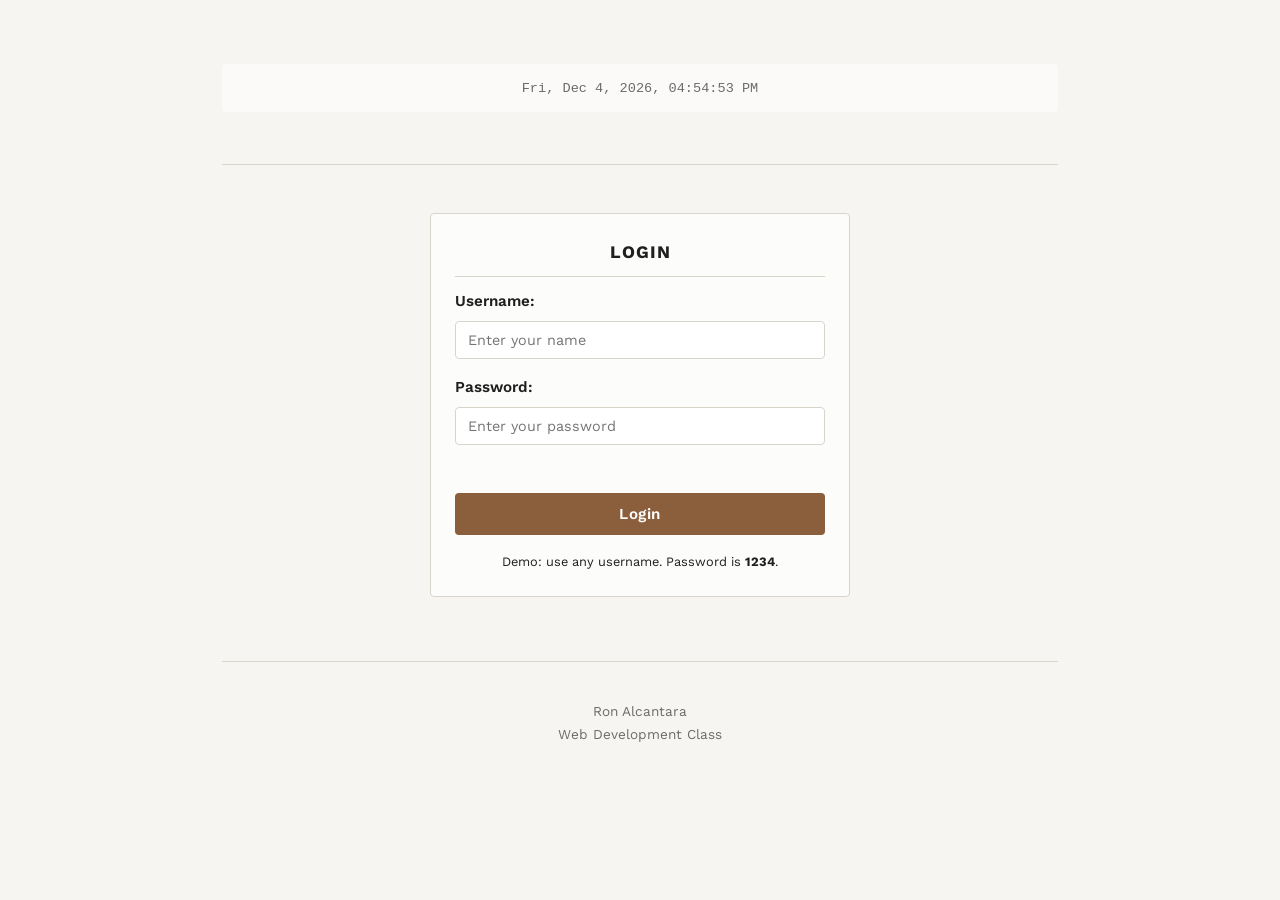
<file: index.html>
<!DOCTYPE html>
<html lang="en">
<head>
  <meta charset="UTF-8">
  <meta name="viewport" content="width=device-width, initial-scale=1.0">
  <title>Ron Alcantara | Login</title>
  <link rel="preconnect" href="https://fonts.googleapis.com">
  <link href="https://fonts.googleapis.com/css2?family=Work+Sans:wght@400;500;600;700&display=swap" rel="stylesheet">
  <link rel="stylesheet" href="style.css">
</head>
<body>
  <div class="page">
    <header class="Headings">
      <div class="datetime-container"><span id="datetime-display"></span></div>
    </header>

    <main class="login-wrap">
      <section class="block contact-section login-card">
        <h2>Login</h2>
        <form id="login-form" class="contact-form" onsubmit="handleLogin(event)">
          <div class="form-group">
            <label for="username">Username:</label>
            <input type="text" id="username" autocomplete="off" placeholder="Enter your name">
          </div>
          <div class="form-group">
            <label for="password">Password:</label>
            <input type="password" id="password" placeholder="Enter your password">
          </div>
          <p id="login-error" class="error-text" role="alert"></p>
          <button type="submit" class="btn-submit">Login</button>
          <p class="hint">Demo: use any username. Password is <strong>1234</strong>.</p>
        </form>
      </section>
    </main>

    <footer class="footer"><p>Ron Alcantara<br>Web Development Class</p></footer>
  </div>
  <script src="script.js"></script>
</body>
</html>
</file>
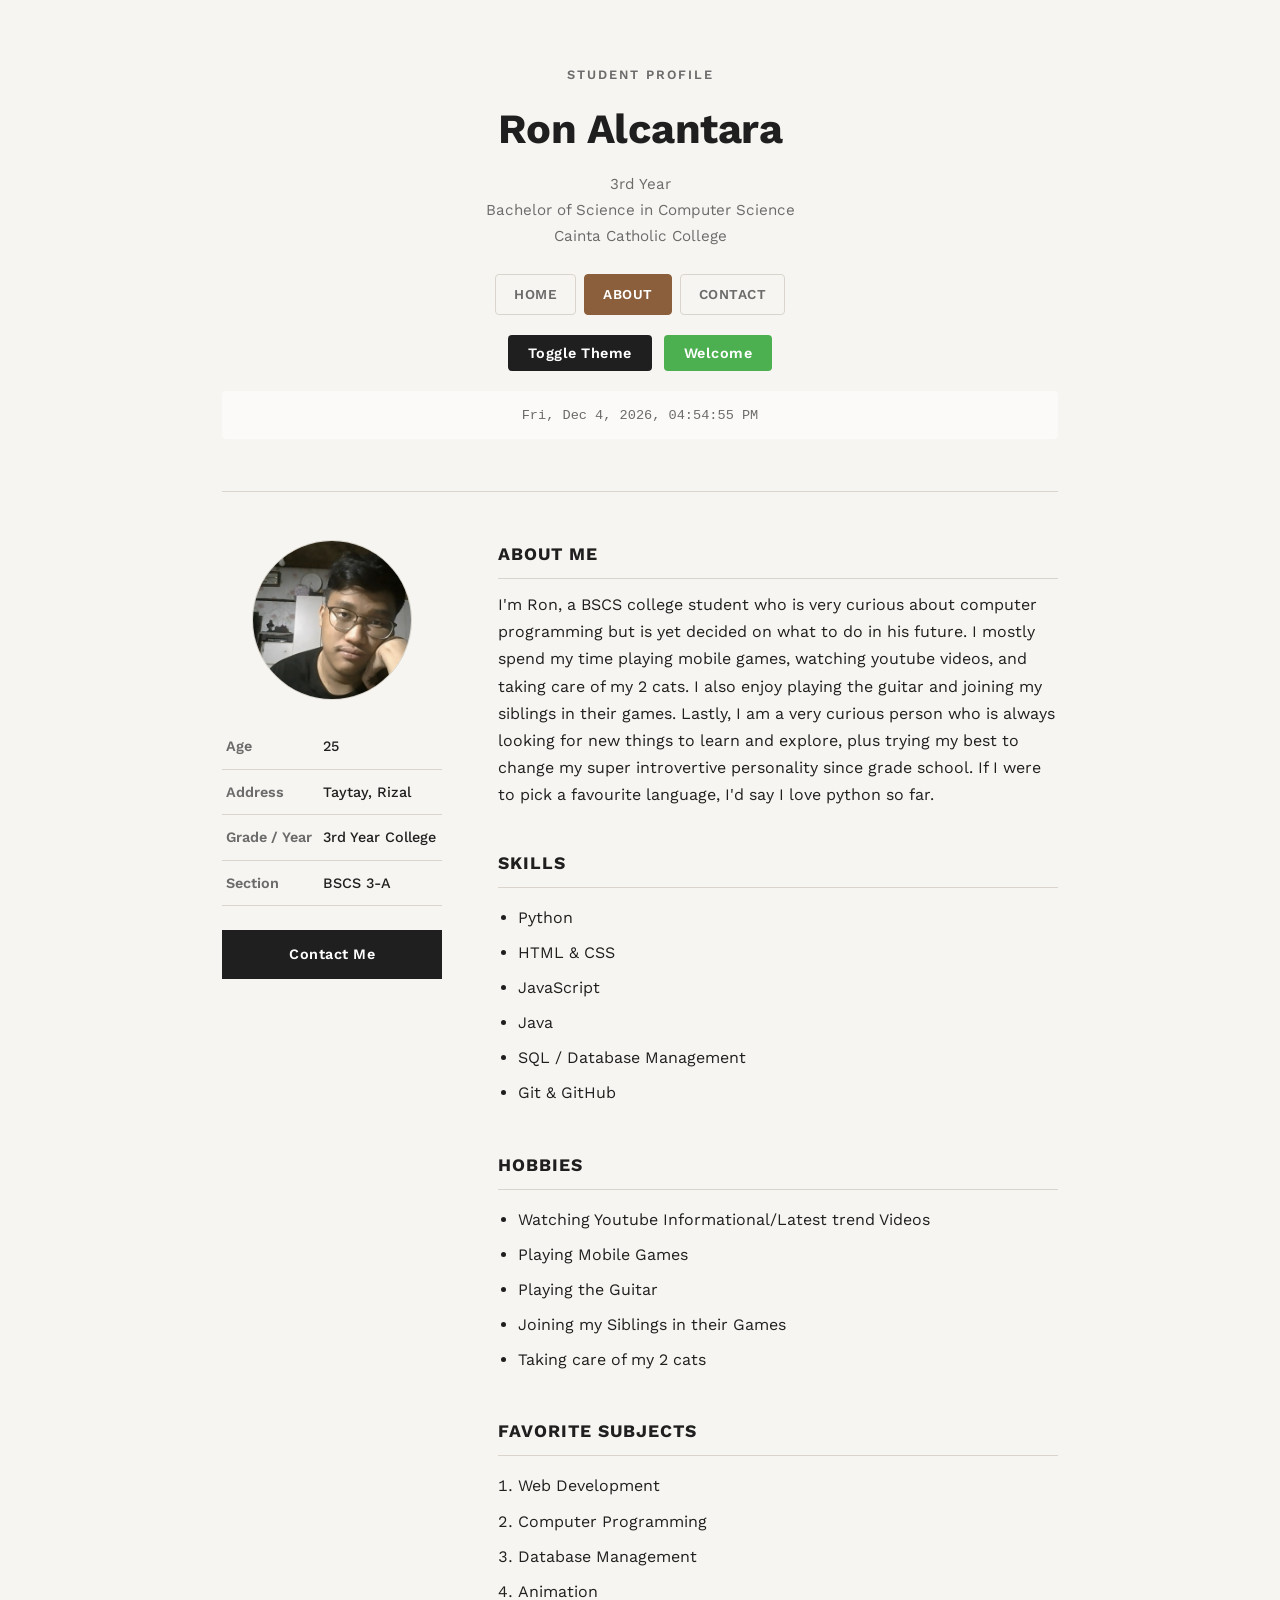
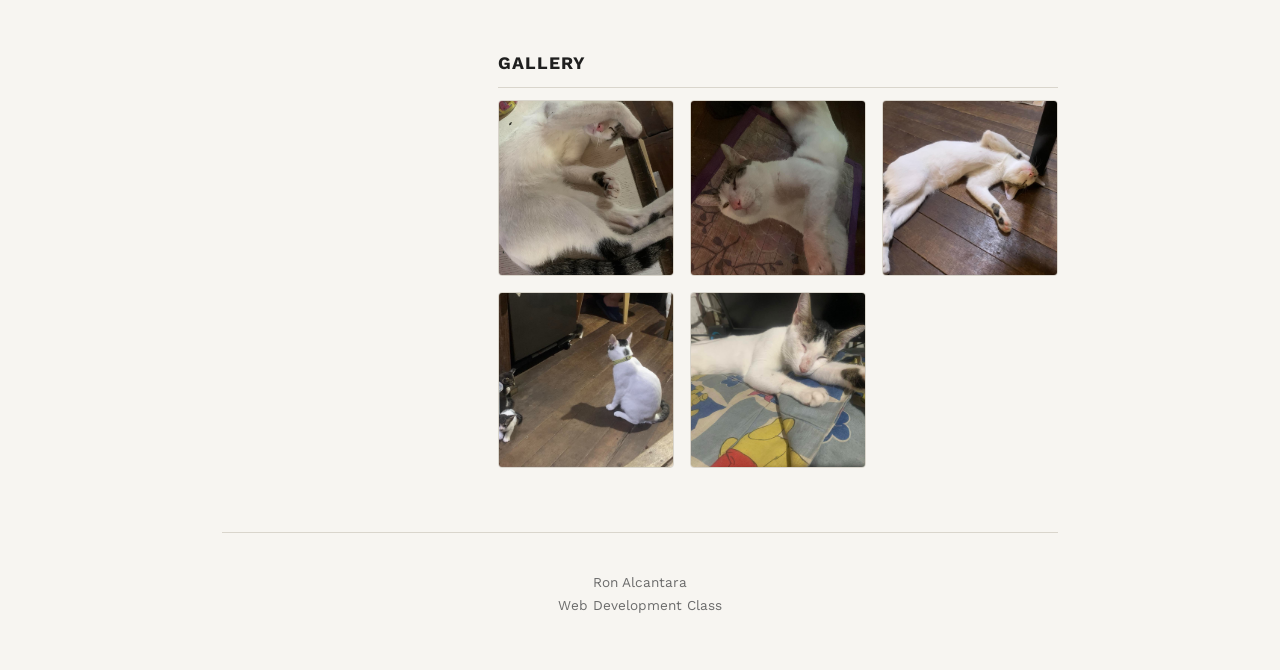
<file: about.html>
<!DOCTYPE html>
<html lang="en">
<head>
  <meta charset="UTF-8">
  <meta name="viewport" content="width=device-width, initial-scale=1.0">
  <title>Ron Alcantara | About</title>
  <link rel="preconnect" href="https://fonts.googleapis.com">
  <link href="https://fonts.googleapis.com/css2?family=Work+Sans:wght@400;500;600;700&display=swap" rel="stylesheet">
  <link rel="stylesheet" href="style.css">
</head>
<body>

  <div class="page">

    <header class="Headings">
      <p class="eyebrow">Student Profile</p>
      <h1>Ron Alcantara</h1>
      <p class="role">3rd Year<br>Bachelor of Science in Computer Science<br>Cainta Catholic College</p>

      <nav class="site-nav">
        <a href="index.html" class="nav-link">Home</a>
        <a href="about.html" class="nav-link active">About</a>
        <a href="contact.html" class="nav-link">Contact</a>
      </nav>

      <div class="header-buttons">
        <button class="btn-theme" onclick="toggleBackgroundColor()">
          Toggle Theme
        </button>
        <button class="btn-welcome" onclick="openWelcomePopup()">
          Welcome
        </button>
      </div>

      <div class="datetime-container">
        <span id="datetime-display"></span>
      </div>
    </header>

    <div class="layout">

      <aside class="sidebar">
        <img src="profile.jpg" alt="Portrait of Ron Alcantara" class="profile-picture">

        <table class="info-table">
          <tbody>
            <tr>
              <th>Age</th>
              <td>25</td>
            </tr>
            <tr>
              <th>Address</th>
              <td>Taytay, Rizal</td>
            </tr>
            <tr>
              <th>Grade / Year</th>
              <td>3rd Year College</td>
            </tr>
            <tr>
              <th>Section</th>
              <td>BSCS 3-A</td>
            </tr>
          </tbody>
        </table>

        <a href="contact.html" class="btn-learn-more">Contact Me</a>
      </aside>

      <main class="content">

        <section id="about" class="block">
          <h2>About Me</h2>
          <p>
            I'm Ron, a BSCS college student who is very curious about computer programming but is yet decided on what to do in his future.
            I mostly spend my time playing mobile games, watching youtube videos, and taking care of my 2 cats. I also enjoy playing the guitar and joining my siblings in their games.
            Lastly, I am a very curious person who is always looking for new things to learn and explore, plus trying my best to change my super introvertive personality since grade school.
            If I were to pick a favourite language, I'd say I love python so far.
          </p>
        </section>

        <section id="skills" class="block">
          <h2>Skills</h2>
          <ul class="plain-list">
            <li>Python</li>
            <li>HTML &amp; CSS</li>
            <li>JavaScript</li>
            <li>Java</li>
            <li>SQL / Database Management</li>
            <li>Git &amp; GitHub</li>
          </ul>
        </section>

        <section id="hobbies" class="block">
          <h2>Hobbies</h2>
          <ul class="plain-list">
            <li>Watching Youtube Informational/Latest trend Videos</li>
            <li>Playing Mobile Games</li>
            <li>Playing the Guitar</li>
            <li>Joining my Siblings in their Games</li>
            <li>Taking care of my 2 cats</li>
          </ul>
        </section>

        <section class="block">
          <h2>Favorite Subjects</h2>
          <ol class="plain-list">
            <li>Web Development</li>
            <li>Computer Programming</li>
            <li>Database Management</li>
            <li>Animation</li>
          </ol>
        </section>

        <section id="gallery" class="block">
          <h2>Gallery</h2>
          <div class="gallery-grid">
            <img src="profile2.jpg" alt="Gallery photo of Ron Alcantara" class="gallery-photo">
            <img src="profile3.jpg" alt="Gallery photo of Ron Alcantara" class="gallery-photo">
            <img src="profile4.jpg" alt="Gallery photo of Ron Alcantara" class="gallery-photo">
            <img src="profile5.jpg" alt="Gallery photo of Ron Alcantara" class="gallery-photo">
            <img src="profile6.jpg" alt="Gallery photo of Ron Alcantara" class="gallery-photo">
          </div>
        </section>

      </main>

    </div>

    <footer class="footer">
      <p>Ron Alcantara<br>Web Development Class</p>
    </footer>

  </div>

  <div id="welcomeModal" class="modal">
    <div class="modal-content">
      <span class="close" onclick="closeWelcomePopup()">&times;</span>
      <h2>Welcome!</h2>
      <p>Welcome to my personal Website!</p>
      <button class="btn-modal-close" onclick="closeWelcomePopup()">Close</button>
    </div>
  </div>

  <script src="script.js"></script>
</body>
</html>
</file>
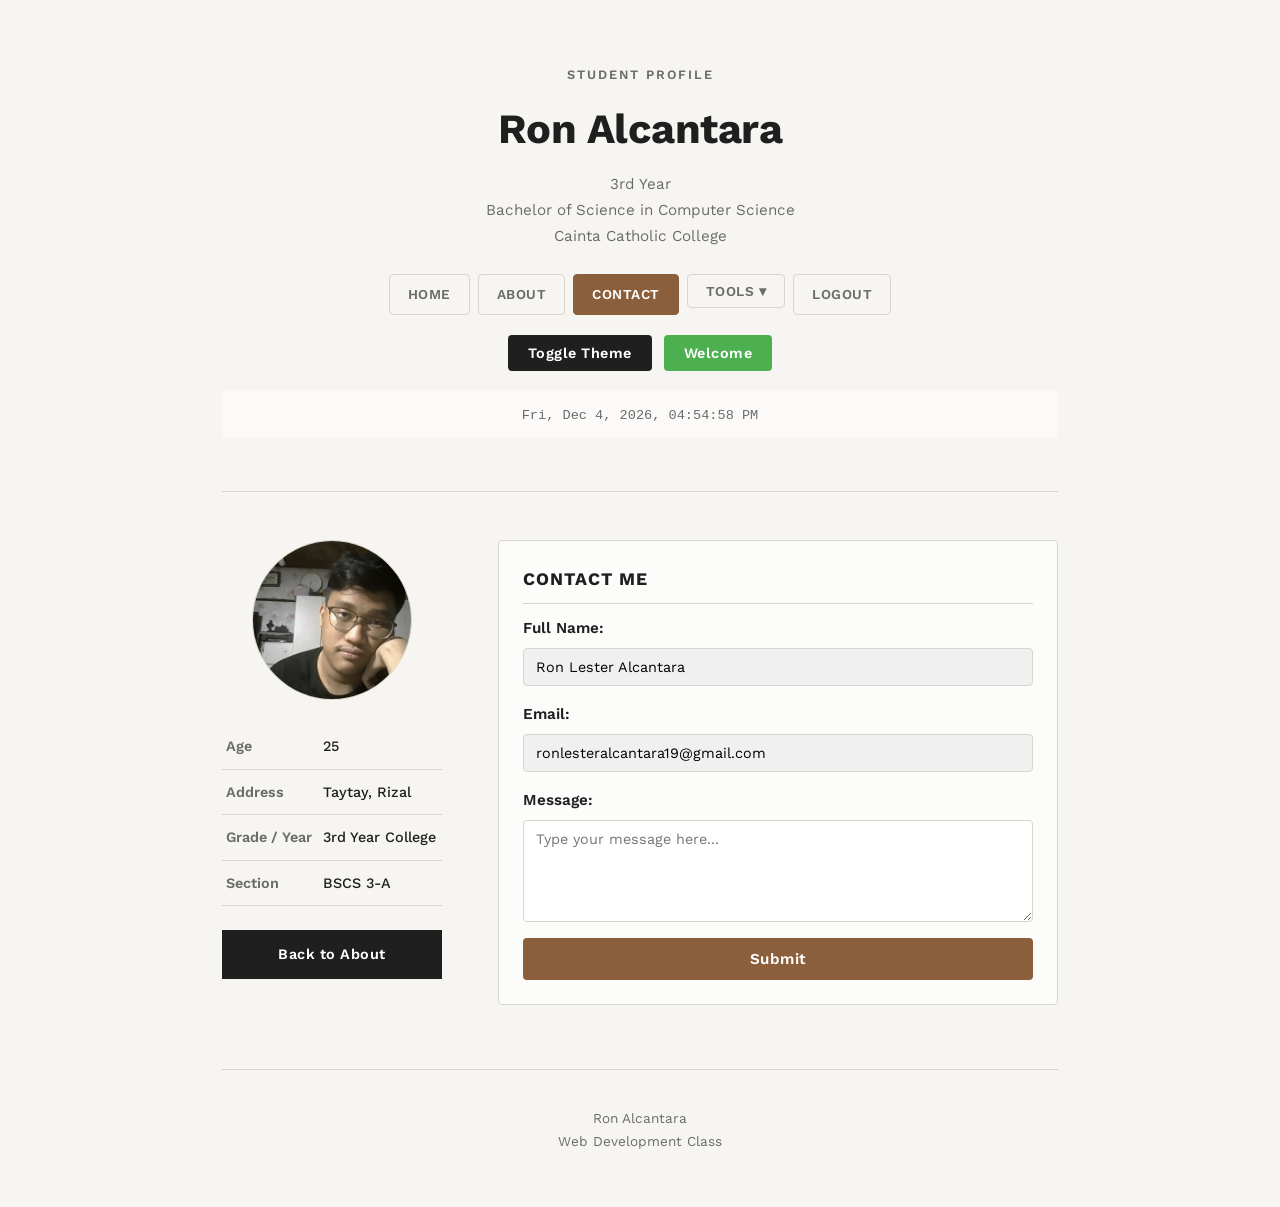
<file: contact.html>
<!DOCTYPE html>
<html lang="en">
<head>
  <meta charset="UTF-8">
  <meta name="viewport" content="width=device-width, initial-scale=1.0">
  <title>Ron Alcantara | Contact</title>
  <link rel="preconnect" href="https://fonts.googleapis.com">
  <link href="https://fonts.googleapis.com/css2?family=Work+Sans:wght@400;500;600;700&display=swap" rel="stylesheet">
  <link rel="stylesheet" href="style.css">
</head>
<body>

  <div class="page">

    <header class="Headings">
      <p class="eyebrow">Student Profile</p>
      <h1>Ron Alcantara</h1>
      <p class="role">3rd Year<br>Bachelor of Science in Computer Science<br>Cainta Catholic College</p>

      <nav class="site-nav">
        <a href="home.html" class="nav-link">Home</a>
        <a href="about.html" class="nav-link">About</a>
        <a href="contact.html" class="nav-link active">Contact</a>
        <div class="dropdown">
          <button type="button" class="nav-link dropdown-toggle" aria-haspopup="true">Tools &#9662;</button>
          <div class="dropdown-menu">
            <a href="#" data-tool="grade">Grade Calculator</a>
            <a href="#" data-tool="shopping">Shopping Calculator</a>
            <a href="#" data-tool="number">Number Analyzer</a>
            <a href="#" data-tool="table">Multiplication Table</a>
          </div>
        </div>
        <a href="index.html" class="nav-link" onclick="logout()">Logout</a>
      </nav>

      <div class="header-buttons">
        <button class="btn-theme" onclick="toggleBackgroundColor()">
          Toggle Theme
        </button>
        <button class="btn-welcome" onclick="openWelcomePopup()">
          Welcome
        </button>
      </div>

      <div class="datetime-container">
        <span id="datetime-display"></span>
      </div>
    </header>

    <div class="layout">

      <aside class="sidebar">
        <img src="profile.jpg" alt="Portrait of Ron Alcantara" class="profile-picture">

        <table class="info-table">
          <tbody>
            <tr>
              <th>Age</th>
              <td>25</td>
            </tr>
            <tr>
              <th>Address</th>
              <td>Taytay, Rizal</td>
            </tr>
            <tr>
              <th>Grade / Year</th>
              <td>3rd Year College</td>
            </tr>
            <tr>
              <th>Section</th>
              <td>BSCS 3-A</td>
            </tr>
          </tbody>
        </table>

        <a href="about.html" class="btn-learn-more">Back to About</a>
      </aside>

      <main class="content">

        <section class="block contact-section" id="contact">
          <h2>Contact Me</h2>
          <form id="contact-form" onsubmit="handleContactSubmit(event)" class="contact-form">
            <div class="form-group">
              <label for="fullname">Full Name:</label>
              <input type="text" id="fullname" name="fullname" value="Ron Lester Alcantara" readonly>
            </div>

            <div class="form-group">
              <label for="email">Email:</label>
              <input type="email" id="email" name="email" value="ronlesteralcantara19@gmail.com" readonly>
            </div>

            <div class="form-group">
              <label for="message">Message:</label>
              <textarea id="message" name="message" rows="5" placeholder="Type your message here..."></textarea>
            </div>

            <button type="submit" class="btn-submit">Submit</button>
          </form>
        </section>

      </main>

    </div>

    <footer class="footer">
      <p>Ron Alcantara<br>Web Development Class</p>
    </footer>

  </div>

  <div id="welcomeModal" class="modal">
    <div class="modal-content">
      <span class="close" onclick="closeWelcomePopup()">&times;</span>
      <h2 id="welcomeTitle">Welcome!</h2>
      <p id="welcomeMessage">Welcome to my personal Website!</p>
      <button class="btn-modal-close" onclick="closeWelcomePopup()">Close</button>
    </div>
  </div>

  <script src="script.js"></script>
</body>
</html>
</file>
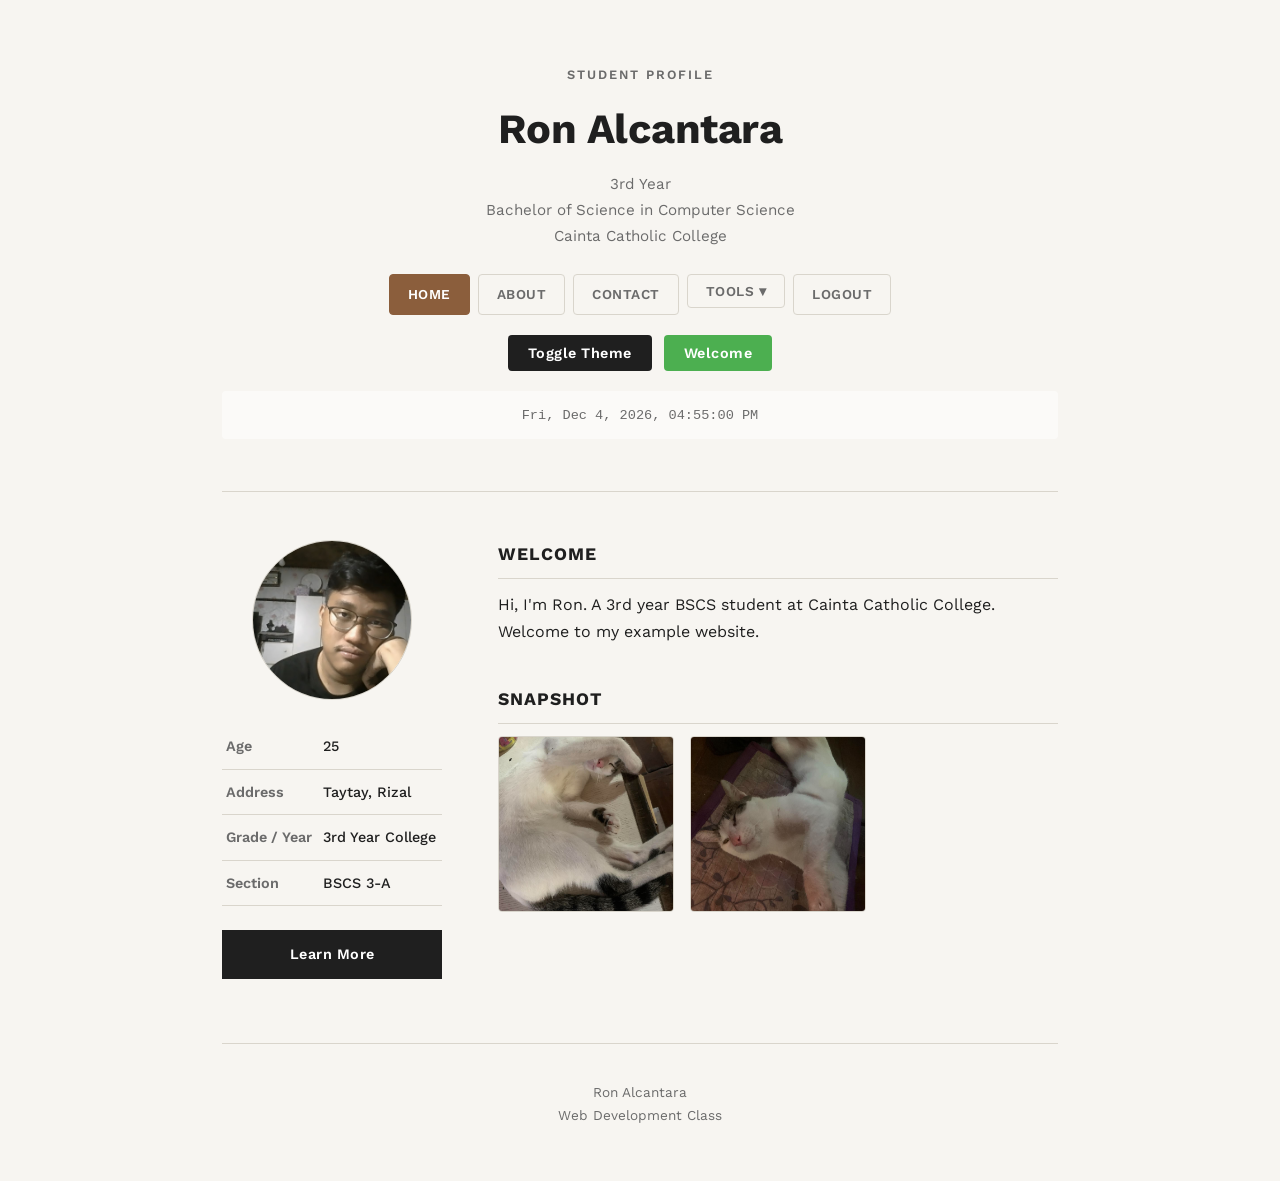
<file: home.html>
<!DOCTYPE html>
<html lang="en">
<head>
  <meta charset="UTF-8">
  <meta name="viewport" content="width=device-width, initial-scale=1.0">
  <title>Ron Alcantara | Home</title>
  <link rel="preconnect" href="https://fonts.googleapis.com">
  <link href="https://fonts.googleapis.com/css2?family=Work+Sans:wght@400;500;600;700&display=swap" rel="stylesheet">
  <link rel="stylesheet" href="style.css">
</head>
<body>

  <div class="page">

    <header class="Headings" id="home">
      <p class="eyebrow">Student Profile</p>
      <h1>Ron Alcantara</h1>
      <p class="role">3rd Year<br>Bachelor of Science in Computer Science<br>Cainta Catholic College</p>

      <nav class="site-nav">
        <a href="home.html" class="nav-link active">Home</a>
        <a href="about.html" class="nav-link">About</a>
        <a href="contact.html" class="nav-link">Contact</a>
        <div class="dropdown">
          <button type="button" class="nav-link dropdown-toggle" aria-haspopup="true">Tools &#9662;</button>
          <div class="dropdown-menu">
            <a href="#" data-tool="grade">Grade Calculator</a>
            <a href="#" data-tool="shopping">Shopping Calculator</a>
            <a href="#" data-tool="number">Number Analyzer</a>
            <a href="#" data-tool="table">Multiplication Table</a>
          </div>
        </div>
        <a href="index.html" class="nav-link" onclick="logout()">Logout</a>
      </nav>

      <div class="header-buttons">
        <button class="btn-theme" onclick="toggleBackgroundColor()">
          Toggle Theme
        </button>
        <button class="btn-welcome" onclick="openWelcomePopup()">
          Welcome
        </button>
      </div>

      <div class="datetime-container">
        <span id="datetime-display"></span>
      </div>
    </header>

    <div class="layout">

      <aside class="sidebar">
        <img src="profile.jpg" alt="Portrait of Ron Alcantara" class="profile-picture">

        <table class="info-table">
          <tbody>
            <tr>
              <th>Age</th>
              <td>25</td>
            </tr>
            <tr>
              <th>Address</th>
              <td>Taytay, Rizal</td>
            </tr>
            <tr>
              <th>Grade / Year</th>
              <td>3rd Year College</td>
            </tr>
            <tr>
              <th>Section</th>
              <td>BSCS 3-A</td>
            </tr>
          </tbody>
        </table>

        <a href="about.html" class="btn-learn-more">Learn More</a>
      </aside>

      <main class="content">

        <section class="block">
          <h2>Welcome</h2>
          <p>
            Hi, I'm Ron. A 3rd year BSCS student at Cainta Catholic College. Welcome to my example website. 
          </p>
        </section>

        <section class="block">
          <h2>Snapshot</h2>
          <div class="gallery-grid">
            <img src="profile2.jpg" alt="Photo of Ron Alcantara" class="gallery-photo">
            <img src="profile3.jpg" alt="Photo of Ron Alcantara" class="gallery-photo">
          </div>
        </section>

      </main>

    </div>

    <footer class="footer">
      <p>Ron Alcantara<br>Web Development Class</p>
    </footer>

  </div>

  <div id="welcomeModal" class="modal">
    <div class="modal-content">
      <span class="close" onclick="closeWelcomePopup()">&times;</span>
      <h2 id="welcomeTitle">Welcome!</h2>
      <p id="welcomeMessage">Welcome to my personal Website!</p>
      <button class="btn-modal-close" onclick="closeWelcomePopup()">Close</button>
    </div>
  </div>

  <script src="script.js"></script>
</body>
</html>
</file>
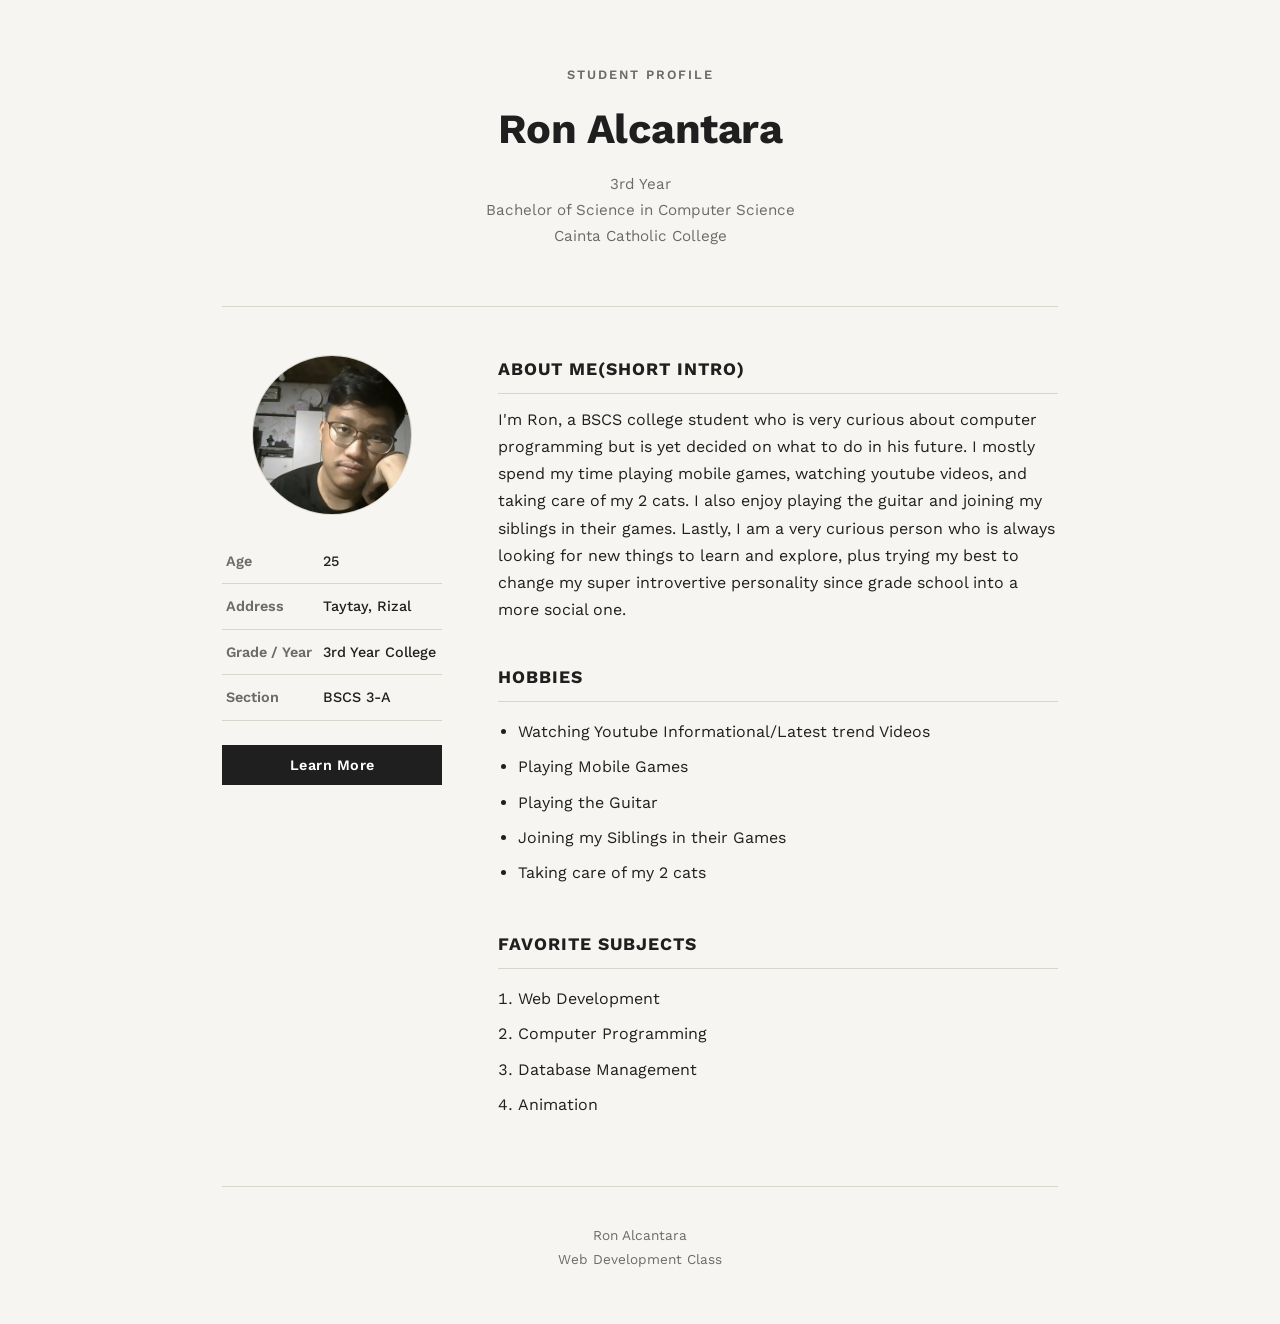
<file: profile.html>
<!DOCTYPE html>
<html lang="en">
<head>
  <meta charset="UTF-8">
  <meta name="viewport" content="width=device-width, initial-scale=1.0">
  <title>Ron Alcantara | Profile</title>
  <link rel="preconnect" href="https://fonts.googleapis.com">
  <link href="https://fonts.googleapis.com/css2?family=Work+Sans:wght@400;500;600;700&display=swap" rel="stylesheet">
  <link rel="stylesheet" href="style.css">
</head>
<body>

  <div class="page">

    <header class="Headings">
      <p class="eyebrow">Student Profile</p>
      <h1>Ron Alcantara</h1>
      <p class="role">3rd Year<br>Bachelor of Science in Computer Science<br>Cainta Catholic College</p>
    </header>

    <div class="layout">

      <aside class="sidebar">
        <img src="profile.jpg" alt="Portrait of Ron Alcantara" class="profile-picture">

        <table class="info-table">
          <tbody>
            <tr>
              <th>Age</th>
              <td>25</td>
            </tr>
            <tr>
              <th>Address</th>
              <td>Taytay, Rizal</td>
            </tr>
            <tr>
              <th>Grade / Year</th>
              <td>3rd Year College</td>
            </tr>
            <tr>
              <th>Section</th>
              <td>BSCS 3-A</td>
            </tr>
          </tbody>
        </table>

        <button class="btn-learn-more" type="button" onclick="document.getElementById('about').scrollIntoView({behavior:'smooth'})">
          Learn More
        </button>
      </aside>

      <main class="content">

        <section id="about" class="block">
          <h2>About Me(short intro)</h2>
          <p>
            I'm Ron, a BSCS college student who is very curious about computer programming but is yet decided on what to do in his future.
            I mostly spend my time playing mobile games, watching youtube videos, and taking care of my 2 cats. I also enjoy playing the guitar and joining my siblings in their games.
            Lastly, I am a very curious person who is always looking for new things to learn and explore, plus trying my best to change my super introvertive personality since grade school into a more social one.
        </section>

        <section class="block">
          <h2>Hobbies</h2>
          <ul class="plain-list">
            <li>Watching Youtube Informational/Latest trend Videos</li>
            <li>Playing Mobile Games</li>
            <li>Playing the Guitar</li>
            <li>Joining my Siblings in their Games</li>
            <li>Taking care of my 2 cats</li>
          </ul>
        </section>

        <section class="block">
          <h2>Favorite Subjects</h2>
          <ol class="plain-list">
            <li>Web Development</li>
            <li>Computer Programming</li>
            <li>Database Management</li>
            <li>Animation</li>
          </ol>
        </section>

      </main>

    </div>

    <footer class="footer">
      <p>Ron Alcantara<br>Web Development Class</p>
    </footer>

  </div>

</body>
</html>
</file>
<file: style.css>
:root {
  --paper: #f7f5f1;
  --ink: #1f1f1f;
  --muted: #6b6b6b;
  --line: #d9d5cc;
  --accent: #8b5e3c;
  --white: #ffffff;
}

* {
  box-sizing: border-box;
}

body {
  margin: 0;
  padding: 0;
  background-color: var(--paper);
  color: var(--ink);
  font-family: 'Work Sans', sans-serif;
  font-size: 16px;
  line-height: 1.7;
  transition: background-color 0.3s ease;
}

.page {
  max-width: 900px;
  margin: 0 auto;
  padding: 64px 32px 40px;
}

.Headings {
  text-align: center;
  padding-bottom: 32px;
  margin-bottom: 48px;
  border-bottom: 1px solid var(--line);
}

.eyebrow {
  margin: 0 0 8px;
  font-size: 0.8rem;
  font-weight: 600;
  letter-spacing: 2px;
  text-transform: uppercase;
  color: var(--muted);
}

.Headings h1 {
  margin: 0 0 8px;
  font-size: 2.6rem;
  font-weight: 700;
  letter-spacing: -0.5px;
}

.role {
  margin: 0 0 24px;
  color: var(--muted);
  font-size: 0.95rem;
}

.site-nav {
  display: flex;
  gap: 8px;
  justify-content: center;
  flex-wrap: wrap;
  margin-bottom: 20px;
}

.nav-link {
  padding: 8px 18px;
  font-size: 0.85rem;
  font-weight: 600;
  letter-spacing: 0.5px;
  text-transform: uppercase;
  text-decoration: none;
  color: var(--muted);
  border: 1px solid var(--line);
  border-radius: 4px;
  transition: all 0.2s ease;
}

.nav-link:hover {
  color: var(--ink);
  border-color: var(--accent);
}

.nav-link.active {
  background-color: var(--accent);
  color: var(--white);
  border-color: var(--accent);
}

.header-buttons {
  display: flex;
  gap: 12px;
  justify-content: center;
  flex-wrap: wrap;
  margin-bottom: 20px;
}

.btn-nav,
.btn-theme,
.btn-welcome,
.btn-toggle-about {
  padding: 10px 20px;
  font-size: 0.9rem;
  font-weight: 600;
  font-family: 'Work Sans', sans-serif;
  border: none;
  border-radius: 4px;
  cursor: pointer;
  transition: all 0.2s ease;
  letter-spacing: 0.5px;
}

.btn-nav {
  background-color: var(--accent);
  color: var(--white);
}

.btn-nav:hover {
  background-color: #a0714a;
  transform: translateY(-2px);
}

.btn-theme {
  background-color: var(--ink);
  color: var(--white);
}

.btn-theme:hover {
  background-color: #3a3a3a;
  transform: translateY(-2px);
}

.btn-welcome {
  background-color: #4CAF50;
  color: var(--white);
}

.btn-welcome:hover {
  background-color: #45a049;
  transform: translateY(-2px);
}

.btn-toggle-about {
  background-color: #2196F3;
  color: var(--white);
}

.btn-toggle-about:hover {
  background-color: #0b7dda;
  transform: translateY(-2px);
}

.datetime-container {
  text-align: center;
  font-size: 0.85rem;
  color: var(--muted);
  padding: 12px;
  background-color: rgba(255, 255, 255, 0.5);
  border-radius: 4px;
  margin-bottom: 20px;
  font-weight: 500;
}

#datetime-display {
  font-family: 'Courier New', monospace;
}

.layout {
  display: grid;
  grid-template-columns: 220px 1fr;
  gap: 56px;
}

.sidebar {
  display: flex;
  flex-direction: column;
  align-items: center;
  gap: 24px;
}

.profile-picture {
  width: 160px;
  height: 160px;
  object-fit: cover;
  border-radius: 50%;
  border: 1px solid var(--line);
}

.info-table {
  width: 100%;
  border-collapse: collapse;
  font-size: 0.9rem;
}

.info-table th,
.info-table td {
  padding: 10px 4px;
  text-align: left;
  border-bottom: 1px solid var(--line);
}

.info-table th {
  width: 44%;
  font-weight: 600;
  color: var(--muted);
}

.info-table td {
  font-weight: 500;
}

.btn-learn-more {
  width: 100%;
  background-color: var(--ink);
  color: var(--white);
  border: none;
  padding: 12px 20px;
  font-size: 0.9rem;
  font-weight: 600;
  font-family: 'Work Sans', sans-serif;
  letter-spacing: 0.5px;
  cursor: pointer;
  transition: background-color 0.2s ease;
}

.btn-learn-more:hover {
  background-color: var(--accent);
}

a.btn-learn-more {
  display: block;
  text-align: center;
  text-decoration: none;
  box-sizing: border-box;
}

.content {
  display: flex;
  flex-direction: column;
  gap: 40px;
}

.block h2 {
  margin: 0 0 12px;
  font-size: 1.1rem;
  font-weight: 700;
  text-transform: uppercase;
  letter-spacing: 1px;
  padding-bottom: 8px;
  border-bottom: 1px solid var(--line);
}

.block p {
  margin: 0;
  color: var(--ink);
}

.plain-list {
  margin: 0;
  padding-left: 20px;
}

.plain-list li {
  padding: 4px 0;
}

.gallery-grid {
  display: grid;
  grid-template-columns: repeat(auto-fill, minmax(140px, 1fr));
  gap: 16px;
}

.gallery-photo {
  width: 100%;
  aspect-ratio: 1 / 1;
  object-fit: cover;
  border-radius: 4px;
  border: 1px solid var(--line);
  transition: transform 0.2s ease;
}

.gallery-photo:hover {
  transform: scale(1.03);
}

.contact-section {
  background-color: rgba(255, 255, 255, 0.7);
  padding: 24px;
  border-radius: 4px;
  border: 1px solid var(--line);
}

.contact-form {
  display: flex;
  flex-direction: column;
  gap: 16px;
}

.form-group {
  display: flex;
  flex-direction: column;
  gap: 6px;
}

.form-group label {
  font-weight: 600;
  font-size: 0.95rem;
  color: var(--ink);
}

.form-group input,
.form-group textarea {
  padding: 10px 12px;
  border: 1px solid var(--line);
  border-radius: 4px;
  font-family: 'Work Sans', sans-serif;
  font-size: 0.9rem;
  transition: border-color 0.2s ease;
}

.form-group input {
  background-color: #f0f0f0;
  cursor: not-allowed;
}

.form-group input:focus {
  outline: none;
  border-color: var(--accent);
}

.form-group textarea {
  background-color: var(--white);
  resize: vertical;
}

.form-group textarea:focus {
  outline: none;
  border-color: var(--accent);
  box-shadow: 0 0 0 2px rgba(139, 94, 60, 0.1);
}

.btn-submit {
  padding: 12px 24px;
  background-color: var(--accent);
  color: var(--white);
  border: none;
  border-radius: 4px;
  font-size: 0.95rem;
  font-weight: 600;
  font-family: 'Work Sans', sans-serif;
  cursor: pointer;
  transition: all 0.2s ease;
  letter-spacing: 0.5px;
}

.btn-submit:hover {
  background-color: #a0714a;
  transform: translateY(-2px);
}

.btn-submit:active {
  transform: translateY(0);
}

.footer {
  margin-top: 64px;
  padding-top: 24px;
  border-top: 1px solid var(--line);
  text-align: center;
  color: var(--muted);
  font-size: 0.85rem;
}

.modal {
  display: none;
  position: fixed;
  z-index: 1;
  left: 0;
  top: 0;
  width: 100%;
  height: 100%;
  overflow: auto;
  background-color: rgba(0, 0, 0, 0.4);
}

.modal-content {
  background-color: var(--white);
  margin: 15% auto;
  padding: 30px;
  border: 1px solid var(--line);
  border-radius: 8px;
  width: 80%;
  max-width: 400px;
  box-shadow: 0 4px 6px rgba(0, 0, 0, 0.1);
  text-align: center;
}

.modal-content h2 {
  margin-top: 0;
  color: var(--ink);
}

.modal-content p {
  color: var(--muted);
  margin-bottom: 20px;
}

.close {
  color: var(--muted);
  float: right;
  font-size: 28px;
  font-weight: bold;
  cursor: pointer;
}

.close:hover,
.close:focus {
  color: var(--ink);
}

.btn-modal-close {
  padding: 10px 20px;
  background-color: var(--accent);
  color: var(--white);
  border: none;
  border-radius: 4px;
  cursor: pointer;
  font-weight: 600;
  font-family: 'Work Sans', sans-serif;
  transition: background-color 0.2s ease;
}

.btn-modal-close:hover {
  background-color: #a0714a;
}

@media (max-width: 640px) {
  .layout {
    grid-template-columns: 1fr;
  }

  .sidebar {
    max-width: 260px;
    margin: 0 auto;
  }

  .header-buttons {
    flex-direction: column;
  }

  .btn-nav,
  .btn-theme,
  .btn-welcome,
  .btn-toggle-about {
    width: 100%;
  }

  .contact-section {
    padding: 16px;
  }

  .modal-content {
    width: 90%;
    margin: 30% auto;
  }
}

/* ---------- Login ---------- */
.login-wrap { max-width: 420px; margin: 0 auto; }
.login-card h2 { text-align: center; }
.error-text { color: #c0392b; font-weight: 500; margin: 0; min-height: 1em; }
.hint { font-size: 0.8rem; color: var(--muted); margin: 8px 0 0; text-align: center; }
#login-form input { background-color: var(--white); cursor: text; }

/* ---------- Tools dropdown ---------- */
.dropdown { position: relative; }
.dropdown-toggle { background: none; font-family: 'Work Sans', sans-serif; cursor: pointer; }
.dropdown-menu {
  display: none; position: absolute; top: 100%; left: 50%; transform: translateX(-50%);
  min-width: 210px; margin-top: 4px; padding: 6px 0; z-index: 50;
  background: var(--white); border: 1px solid var(--line); border-radius: 4px;
  box-shadow: 0 4px 10px rgba(0,0,0,0.1); text-align: left;
}
.dropdown.open .dropdown-menu { display: block; }
.dropdown-menu a { display: block; padding: 10px 16px; color: var(--ink); text-decoration: none; font-size: 0.9rem; }
.dropdown-menu a:hover { background: var(--paper); color: var(--accent); }

/* ---------- Tool windows ---------- */
.modal { z-index: 100; }
.tool-window { max-width: 520px; max-height: 85vh; overflow-y: auto; margin: 6% auto; text-align: left; }
.tool-window h2 { text-align: center; }
.tool-body { display: flex; flex-direction: column; gap: 8px; }
.tool-body label { font-weight: 600; font-size: 0.9rem; }
.tool-body input { padding: 10px 12px; border: 1px solid var(--line); border-radius: 4px; font: inherit; font-size: 0.9rem; }
.tool-body input:focus { outline: none; border-color: var(--accent); }
.tool-body .btn-submit, .tool-body .btn-theme { margin-top: 6px; }
.item-row { display: grid; grid-template-columns: 1fr 90px 60px 32px; gap: 6px; margin-bottom: 6px; }
.item-row input { min-width: 0; }
.btn-remove { border: none; background: #eee; border-radius: 4px; cursor: pointer; font-size: 1.1rem; }
.btn-remove:hover { background: #e0b4b4; }
.tool-result { margin-top: 16px; }
.tool-result p { margin: 4px 0; color: var(--ink); }
.tool-result h3 { margin: 0 0 8px; font-size: 1rem; }
.result-table { width: 100%; border-collapse: collapse; margin-bottom: 8px; font-size: 0.9rem; }
.result-table td, .result-table th { padding: 6px 4px; border-bottom: 1px solid var(--line); text-align: left; }
@media (max-width: 640px) {
  .dropdown-menu { left: 0; transform: none; }
  .tool-window { margin: 10% auto; }
}
</file>
